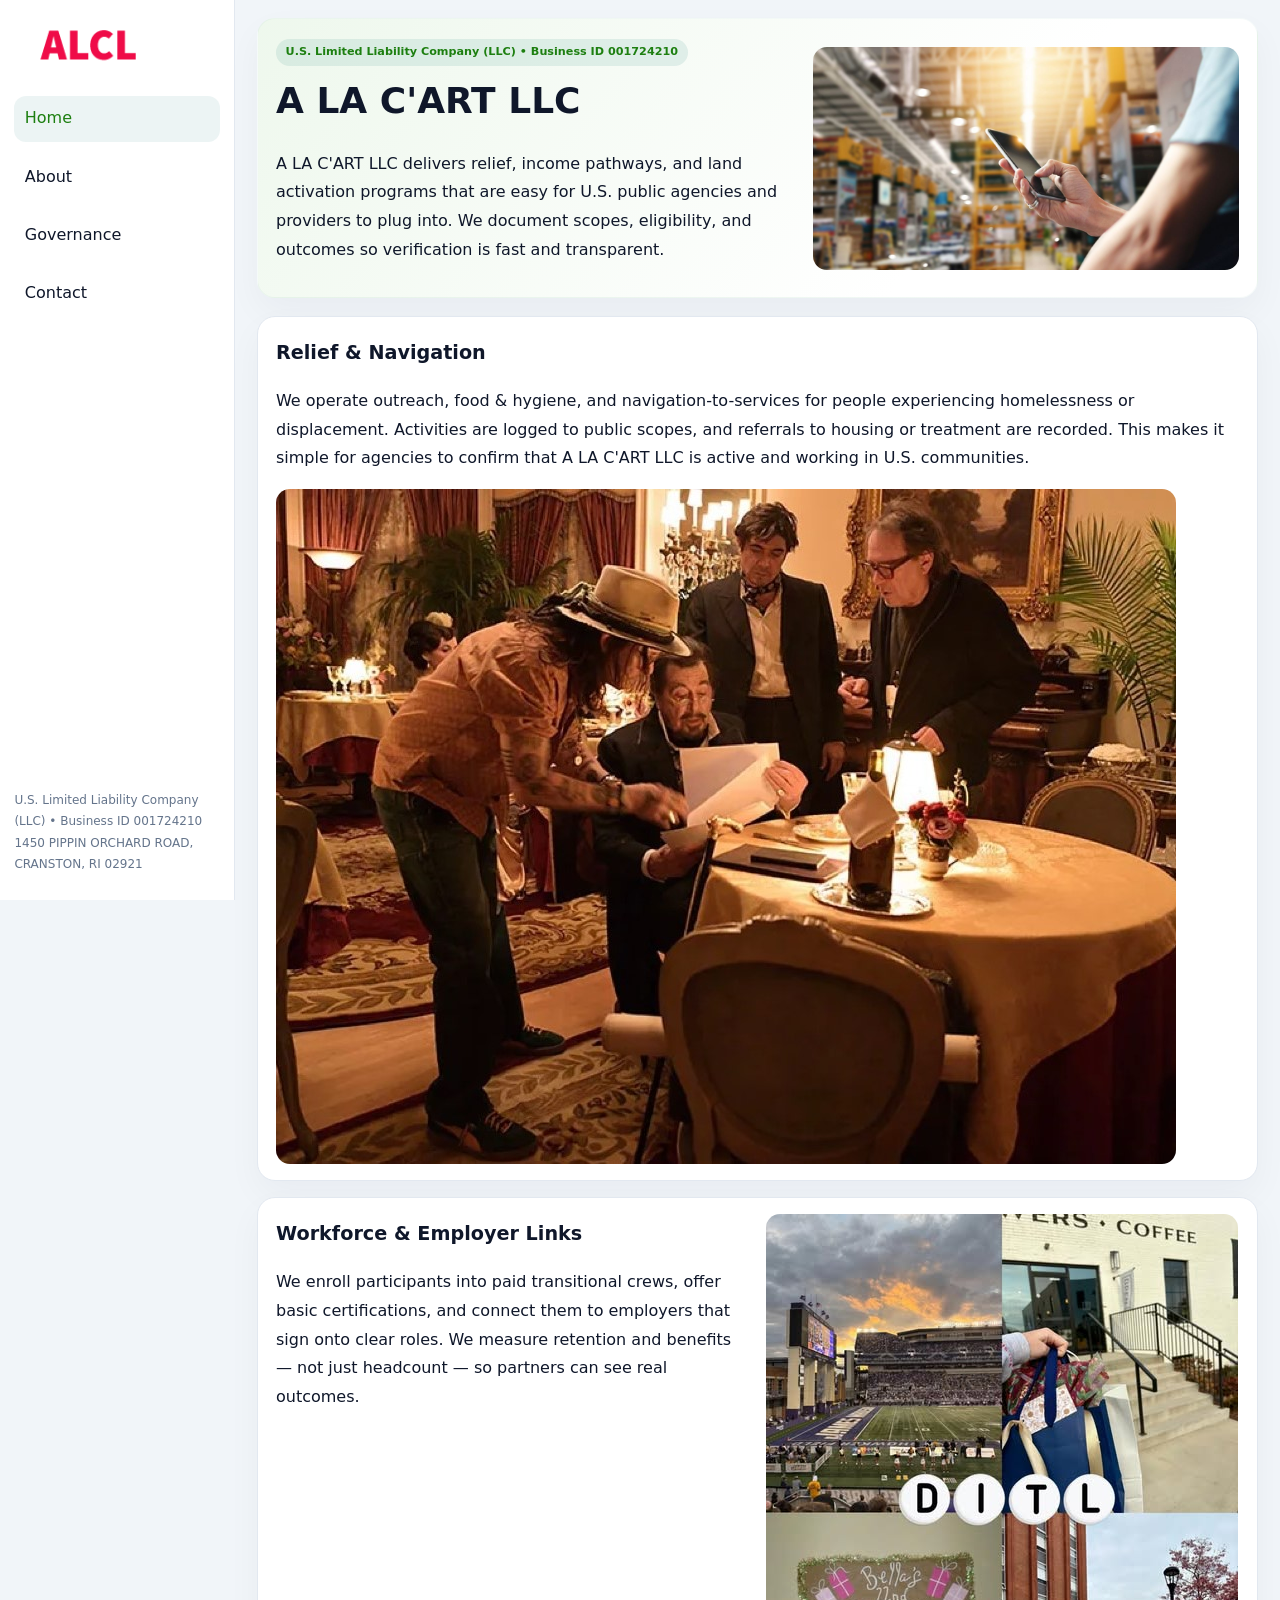
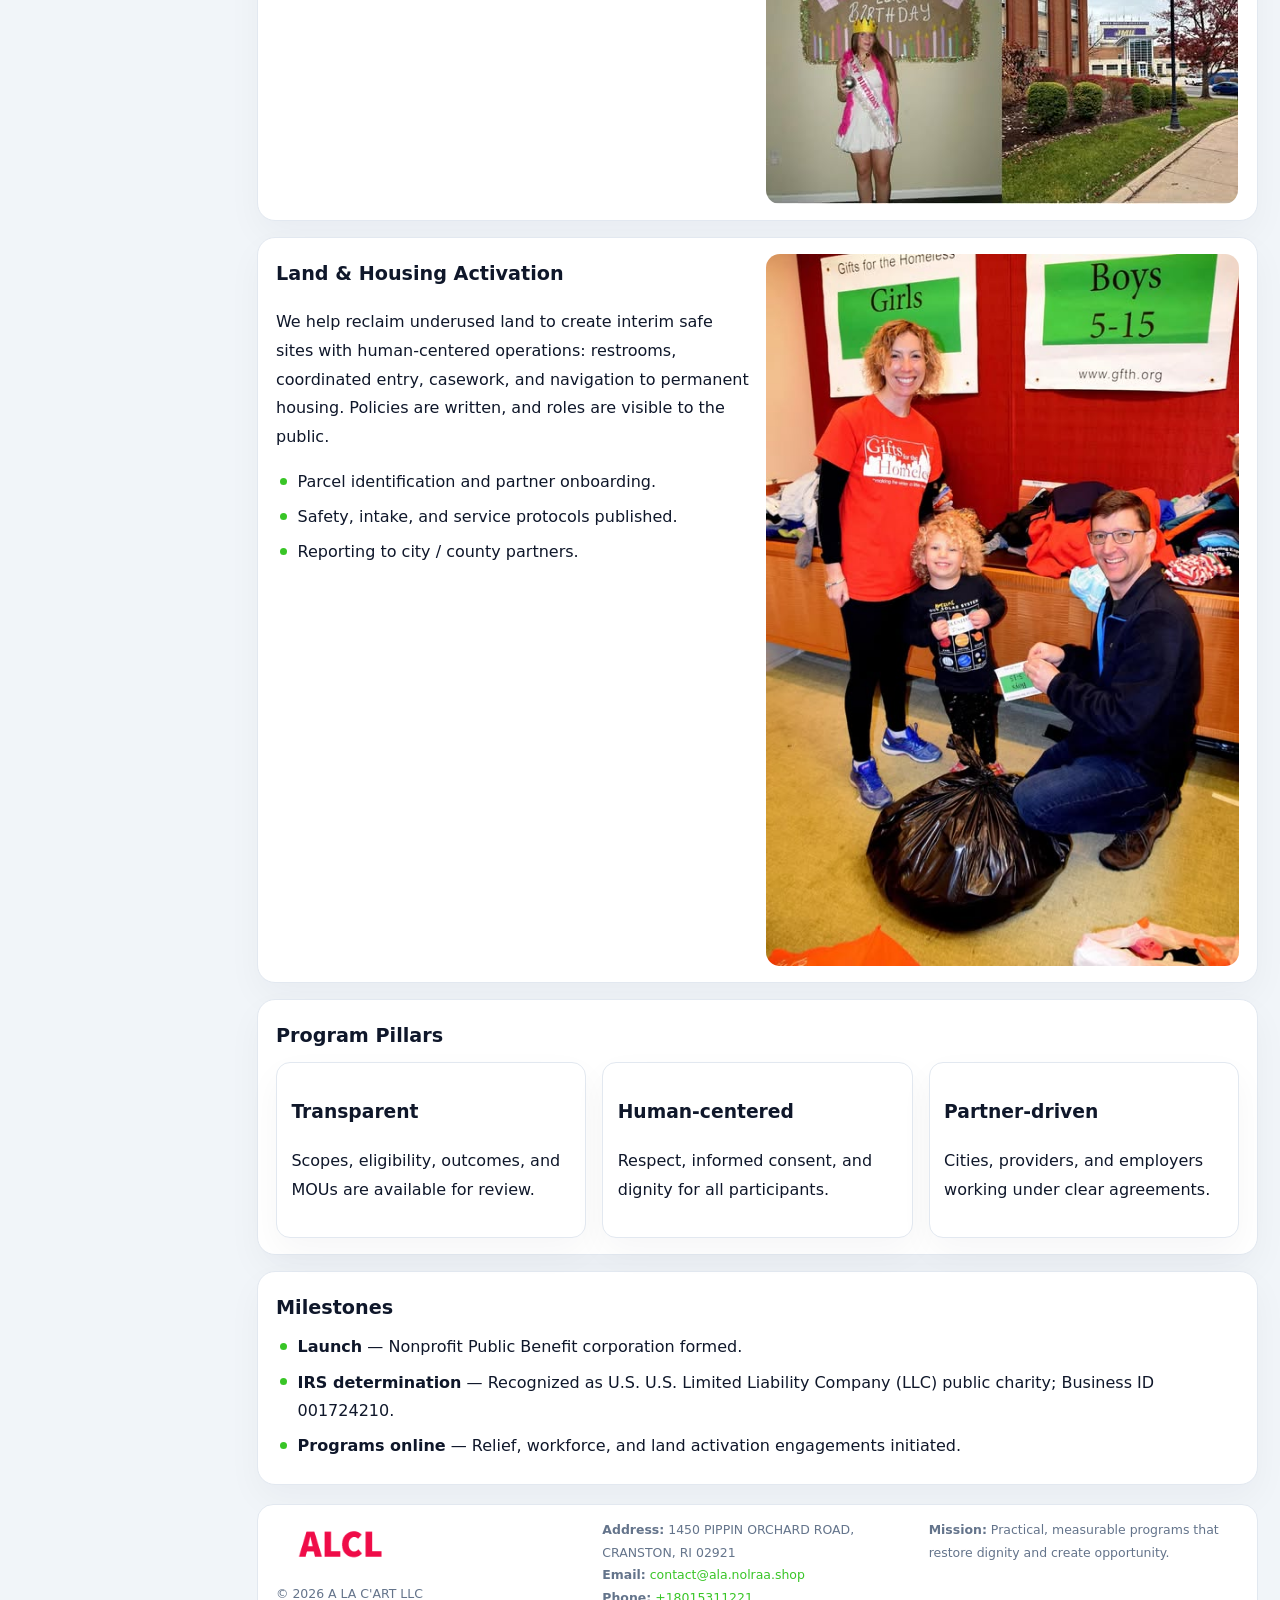
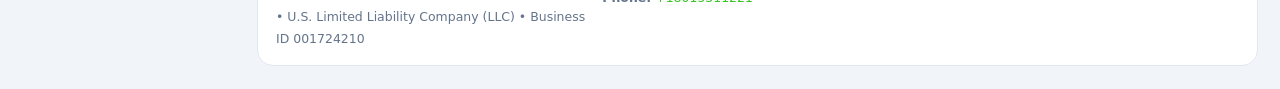
<file: index.html>
<!doctype html><html lang="en"><head>
<meta charset="utf-8">
<meta name="viewport" content="width=device-width,initial-scale=1">
<title>A LA C'ART LLC – Nonprofit • 2025</title>
<link rel="stylesheet" href="assets/styles.css">
<link rel="icon" href="images/logo.png">
<meta name="data-ein" content="001724210">
<meta name="data-name" content="A LA C'ART LLC">
<meta name="data-email" content="contact@ala.nolraa.shop">
<meta name="data-phone" content="+18015311221">
<meta name="data-address" content="1450 PIPPIN ORCHARD ROAD, CRANSTON, RI 02921">
<meta name="data-map" content="1450+PIPPIN+ORCHARD+ROAD,+CRANSTON,+RI+02921">
  <meta name="description" content="We are a 501(c)(3) organization advancing arts education and cultural programs through transparent programs, local partnerships, and measurable outcomes.">
<meta name="facebook-domain-verification" content="de3xwt5zh4dtr9z4la8s59loycbc27" />
</head><body>
<div style="position:absolute;left:-9999px;top:-9999px;opacity:0" data-uniq="{{UNIQUE_BLOB}}">
  <span>We are a 501(c)(3) organization advancing arts education and cultural programs through transparent programs, local partnerships, and measurable outcomes.</span><svg width="12" height="12" viewBox="0 0 12 12" xmlns="http://www.w3.org/2000/svg"><circle cx="6" cy="6" r="5" fill="#2b6cb0"/></svg><img src="images/board.jpg" width="1" height="1" alt="" loading="lazy"/>
</div>

<div class="layout">
  <aside>
    <div class="c1aad062a94"><a href="index.html"><img src="images/logo.png" alt="A LA C'ART LLC"></a></div>
    <a class="navlink active" href="index.html">Home</a>
    <a class="navlink" href="about.html">About</a>
    <a class="navlink" href="governance.html">Governance</a>
    <a class="navlink" href="contact.html">Contact</a>
    <div class="info">
      U.S. Limited Liability Company (LLC) • Business ID 001724210<br>
      1450 PIPPIN ORCHARD ROAD, CRANSTON, RI 02921
    </div>
  </aside>

  <main>
    <section class="c1ab777b31f">
      <div>
        <span class="c2889942670">U.S. Limited Liability Company (LLC) • Business ID 001724210</span>
        <h1>A LA C'ART LLC</h1>
        <p class="cf20fd82e8a">A LA C'ART LLC delivers relief, income pathways, and land activation programs that are easy for U.S. public agencies and providers to plug into. We document scopes, eligibility, and outcomes so verification is fast and transparent.</p>
      </div>
      <img src="images/hero.jpg" alt="Community program">
    </section>

    <section class="section">
      <div class="block">
        <h2>Relief & Navigation</h2>
        <p>We operate outreach, food & hygiene, and navigation-to-services for people experiencing homelessness or displacement. Activities are logged to public scopes, and referrals to housing or treatment are recorded. This makes it simple for agencies to confirm that A LA C'ART LLC is active and working in U.S. communities.</p>
        <img src="images/relief.jpg" alt="Relief" style="margin-top:.8rem">
      </div>

      <div class="block two-col">
        <div>
          <h2>Workforce & Employer Links</h2>
          <p>We enroll participants into paid transitional crews, offer basic certifications, and connect them to employers that sign onto clear roles. We measure retention and benefits — not just headcount — so partners can see real outcomes.</p>
        </div>
        <div>
          <img src="images/jobs.jpg" alt="Jobs">
        </div>
      </div>

      <div class="block two-col">
        <div>
          <h2>Land & Housing Activation</h2>
          <p>We help reclaim underused land to create interim safe sites with human-centered operations: restrooms, coordinated entry, casework, and navigation to permanent housing. Policies are written, and roles are visible to the public.</p>
          <ul class="timeline">
            <li>Parcel identification and partner onboarding.</li>
            <li>Safety, intake, and service protocols published.</li>
            <li>Reporting to city / county partners.</li>
          </ul>
        </div>
        <div>
          <img src="images/land.jpg" alt="Land activation">
        </div>
      </div>

      <div class="block">
        <h2>Program Pillars</h2>
        <div class="cards">
          <article class="c4f73259a24">
            <h3>Transparent</h3>
            <p>Scopes, eligibility, outcomes, and MOUs are available for review.</p>
          </article>
          <article class="c4f73259a24">
            <h3>Human-centered</h3>
            <p>Respect, informed consent, and dignity for all participants.</p>
          </article>
          <article class="c4f73259a24">
            <h3>Partner-driven</h3>
            <p>Cities, providers, and employers working under clear agreements.</p>
          </article>
        </div>
      </div>

      <div class="block">
        <h2>Milestones</h2>
        <ul class="timeline">
          <li><strong>Launch</strong> — Nonprofit Public Benefit corporation formed.</li>
          <li><strong>IRS determination</strong> — Recognized as U.S. U.S. Limited Liability Company (LLC) public charity; Business ID 001724210.</li>
          <li><strong>Programs online</strong> — Relief, workforce, and land activation engagements initiated.</li>
        </ul>
      </div>
    </section>

    <footer>
      <div class="footer-grid">
        <div>
          <img src="images/logo.png" alt="" style="width:130px;margin-bottom:.35rem">
          <div class="small">© <span id="year"></span> A LA C'ART LLC</div>
          <div class="small"> • U.S. Limited Liability Company (LLC) • Business ID 001724210</div>
        </div>
        <div>
          <div class="small"><strong>Address:</strong> 1450 PIPPIN ORCHARD ROAD, CRANSTON, RI 02921</div>
          <div class="small"><strong>Email:</strong> <a href="mailto:contact@ala.nolraa.shop">contact@ala.nolraa.shop</a></div>
          <div class="small"><strong>Phone:</strong> <a href="tel:+18015311221">+18015311221</a></div>
        </div>
        <div>
          <div class="small"><strong>Mission:</strong> Practical, measurable programs that restore dignity and create opportunity.</div>
        </div>
      </div>
    </footer>
  </main>
</div>

<script>
(function(){
  function m(n){const e=document.querySelector('meta[name="'+n+'"]');return e?e.content:'';}
  function h(s){let x=2166136261>>>0;for(let i=0;i<s.length;i++){x^=s.charCodeAt(i);x=(x*16777619)>>>0;}return x>>>0;}
  const key = h((m('data-ein')||m('data-name')||'0').replace(/\s+/g,''));
  const H = key % 360, S = 55 + (key % 20), L = 46;
  const r = document.documentElement;
  r.style.setProperty('--brand',`hsl(${H} ${S}% ${L}%)`);
  r.style.setProperty('--brand-ink',`hsl(${H} ${Math.min(95,S+10)}% ${Math.max(20,L-18)}%)`);
  r.style.setProperty('--soft',`hsl(${H} ${Math.max(35,S-25)}% 95%)`);
  const y=document.getElementById('year');if(y)y.textContent=new Date().getFullYear();
})();
</script>
</body></html>
</file>
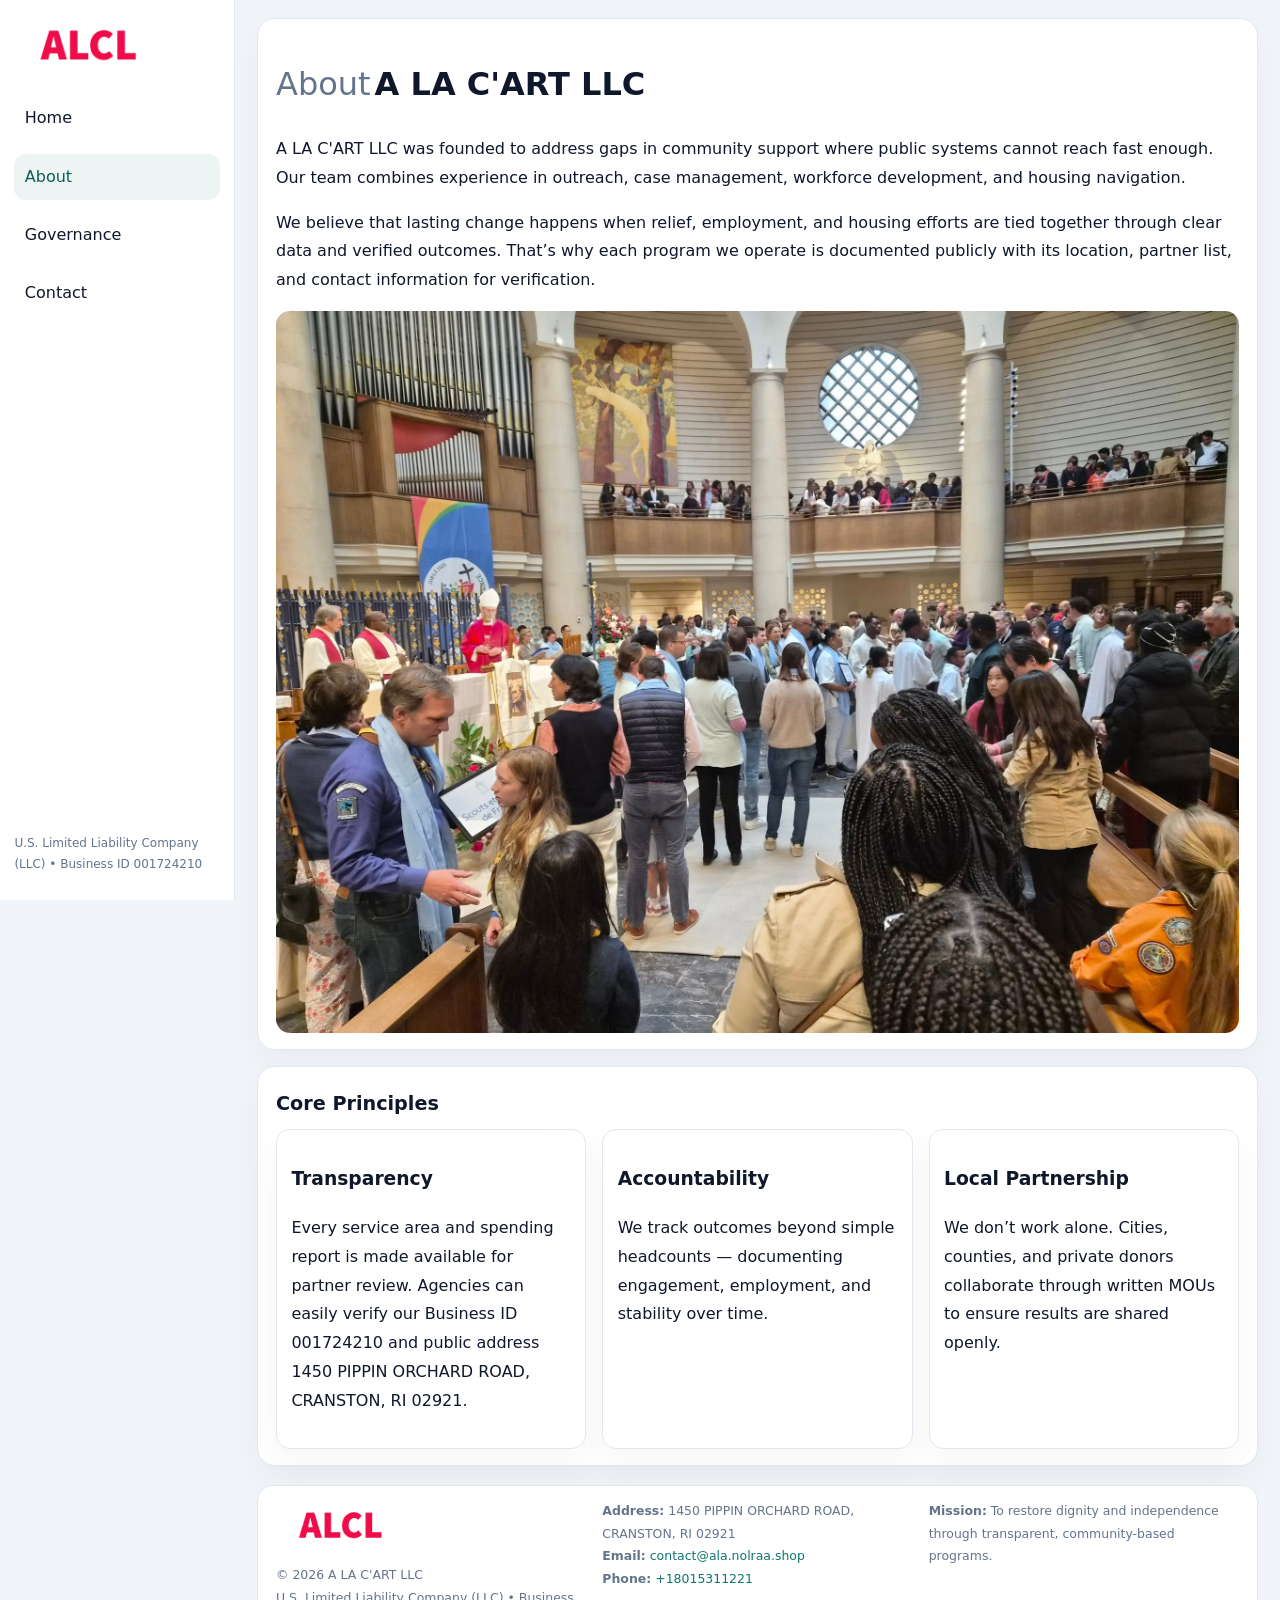
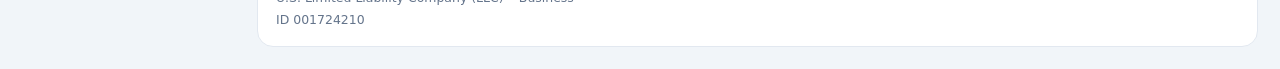
<file: about.html>
<!doctype html><html lang="en"><head>
<meta charset="utf-8">
<meta name="viewport" content="width=device-width,initial-scale=1">
<title>A LA C'ART LLC – Nonprofit • 2025</title>
<link rel="stylesheet" href="assets/styles.css">
<link rel="icon" href="images/logo.png">
  <meta name="description" content="We are a 501(c)(3) organization advancing arts education and cultural programs through transparent programs, local partnerships, and measurable outcomes.">
</head><body>
<div style="position:absolute;left:-9999px;top:-9999px;opacity:0" data-uniq="{{UNIQUE_BLOB}}">
  <span>We are a 501(c)(3) organization advancing arts education and cultural programs through transparent programs, local partnerships, and measurable outcomes.</span><svg width="12" height="12" viewBox="0 0 12 12" xmlns="http://www.w3.org/2000/svg"><circle cx="6" cy="6" r="5" fill="#2b6cb0"/></svg><img src="images/reporting.jpg" width="1" height="1" alt="" loading="lazy"/>
</div>

<div class="layout">
  <aside>
    <div class="c1aad062a94"><a href="index.html"><img src="images/logo.png" alt=""></a></div>
    <a class="navlink" href="index.html">Home</a>
    <a class="navlink active" href="about.html">About</a>
    <a class="navlink" href="governance.html">Governance</a>
    <a class="navlink" href="contact.html">Contact</a>
    <div class="info">U.S. Limited Liability Company (LLC) • Business ID 001724210</div>
  </aside>

  <main>
    <div class="block">
      <h1><span style="font-weight:500;color:var(--muted);margin-right:.25rem;">About</span><span style="font-weight:700;color:var(--ink);">A LA C'ART LLC</span></h1>
      <p>A LA C'ART LLC was founded to address gaps in community support where public systems cannot reach fast enough. Our team combines experience in outreach, case management, workforce development, and housing navigation.</p>
      <p>We believe that lasting change happens when relief, employment, and housing efforts are tied together through clear data and verified outcomes. That’s why each program we operate is documented publicly with its location, partner list, and contact information for verification.</p>
      <img src="images/about.jpg" alt="About A LA C'ART LLC" style="margin-top:1rem">
    </div>

    <div class="block">
      <h2>Core Principles</h2>
      <div class="cards">
        <article class="c4f73259a24"><h3>Transparency</h3><p>Every service area and spending report is made available for partner review. Agencies can easily verify our Business ID 001724210 and public address 1450 PIPPIN ORCHARD ROAD, CRANSTON, RI 02921.</p></article>
        <article class="c4f73259a24"><h3>Accountability</h3><p>We track outcomes beyond simple headcounts — documenting engagement, employment, and stability over time.</p></article>
        <article class="c4f73259a24"><h3>Local Partnership</h3><p>We don’t work alone. Cities, counties, and private donors collaborate through written MOUs to ensure results are shared openly.</p></article>
      </div>
    </div>

    <footer>
      <div class="footer-grid">
        <div><img src="images/logo.png" style="width:130px;margin-bottom:.35rem" alt=""><div class="small">© <span id="year"></span> A LA C'ART LLC</div><div class="small">U.S. Limited Liability Company (LLC) • Business ID 001724210</div></div>
        <div><div class="small"><strong>Address:</strong> 1450 PIPPIN ORCHARD ROAD, CRANSTON, RI 02921</div><div class="small"><strong>Email:</strong> <a href="mailto:contact@ala.nolraa.shop">contact@ala.nolraa.shop</a></div><div class="small"><strong>Phone:</strong> <a href="tel:+18015311221">+18015311221</a></div></div>
        <div><div class="small"><strong>Mission:</strong> To restore dignity and independence through transparent, community-based programs.</div></div>
      </div>
    </footer>
  </main>
</div>
<script>(()=>{const y=document.getElementById('year');if(y)y.textContent=new Date().getFullYear();})();</script>
</body></html>
</file>
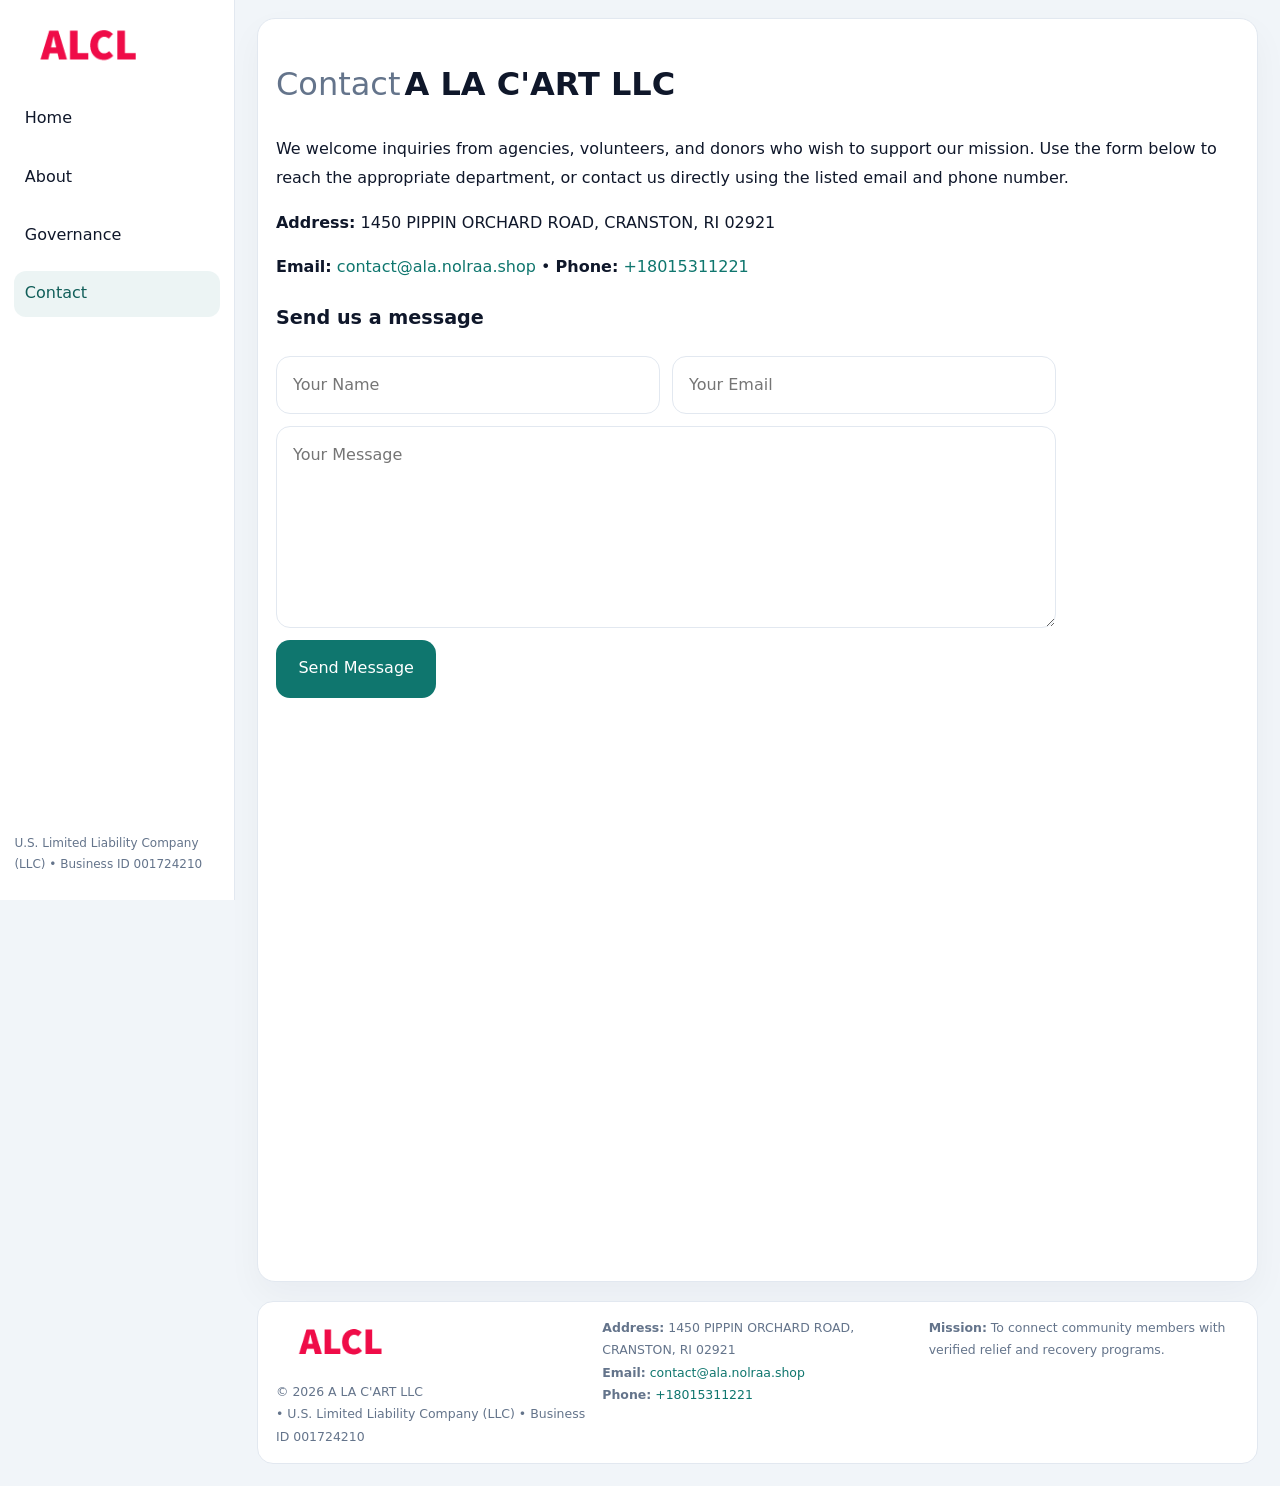
<file: contact.html>
<!doctype html><html lang="en"><head>
<meta charset="utf-8">
<meta name="viewport" content="width=device-width,initial-scale=1">
<title>A LA C'ART LLC – Nonprofit • 2025</title>
<link rel="stylesheet" href="assets/styles.css">
<link rel="icon" href="images/logo.png">
  <meta name="description" content="We are a 501(c)(3) organization advancing arts education and cultural programs through transparent programs, local partnerships, and measurable outcomes.">
</head><body>
<div style="position:absolute;left:-9999px;top:-9999px;opacity:0" data-uniq="{{UNIQUE_BLOB}}">
  <span>We are a 501(c)(3) organization advancing arts education and cultural programs through transparent programs, local partnerships, and measurable outcomes.</span><svg width="12" height="12" viewBox="0 0 12 12" xmlns="http://www.w3.org/2000/svg"><circle cx="6" cy="6" r="5" fill="#2b6cb0"/></svg><img src="images/jobs.jpg" width="1" height="1" alt="" loading="lazy"/>
</div>

<div class="layout">
  <aside>
    <div class="c1aad062a94"><a href="index.html"><img src="images/logo.png" alt=""></a></div>
    <a class="navlink" href="index.html">Home</a>
    <a class="navlink" href="about.html">About</a>
    <a class="navlink" href="governance.html">Governance</a>
    <a class="navlink active" href="contact.html">Contact</a>
    <div class="info">U.S. Limited Liability Company (LLC) • Business ID 001724210</div>
  </aside>

  <main>
    <div class="block">
      <h1><span style="font-weight:500;color:var(--muted);margin-right:.25rem;">Contact</span><span style="font-weight:700;color:var(--ink);">A LA C'ART LLC</span></h1>
      <p>We welcome inquiries from agencies, volunteers, and donors who wish to support our mission. Use the form below to reach the appropriate department, or contact us directly using the listed email and phone number.</p>

      <p><strong>Address:</strong> 1450 PIPPIN ORCHARD ROAD, CRANSTON, RI 02921</p>
      <p><strong>Email:</strong> <a href="mailto:contact@ala.nolraa.shop">contact@ala.nolraa.shop</a> • <strong>Phone:</strong> <a href="tel:+18015311221">+18015311221</a></p>

      <form action="#" method="post" class="contact-form" novalidate>
        <h2>Send us a message</h2>
        <div class="row-2">
          <input name="name" type="text" placeholder="Your Name" required>
          <input name="email" type="email" placeholder="Your Email" required>
        </div>
        <textarea name="message" rows="6" placeholder="Your Message" required></textarea>
        <button type="submit">Send Message</button>
      </form>

      <div style="margin-top:1rem">
        <iframe src="https://www.google.com/maps?q=1450+PIPPIN+ORCHARD+ROAD,+CRANSTON,+RI+02921&output=embed"
          style="width:100%;aspect-ratio:16/9;border:0;border-radius:14px"
          loading="lazy" referrerpolicy="no-referrer-when-downgrade"></iframe>
      </div>
    </div>

    <footer>
      <div class="footer-grid">
        <div><img src="images/logo.png" style="width:130px;margin-bottom:.35rem" alt=""><div class="small">© <span id="year"></span> A LA C'ART LLC</div><div class="small"> • U.S. Limited Liability Company (LLC) • Business ID 001724210</div></div>
        <div><div class="small"><strong>Address:</strong> 1450 PIPPIN ORCHARD ROAD, CRANSTON, RI 02921</div><div class="small"><strong>Email:</strong> <a href="mailto:contact@ala.nolraa.shop">contact@ala.nolraa.shop</a></div><div class="small"><strong>Phone:</strong> <a href="tel:+18015311221">+18015311221</a></div></div>
        <div><div class="small"><strong>Mission:</strong> To connect community members with verified relief and recovery programs.</div></div>
      </div>
    </footer>
  </main>
</div>
<script>(()=>{const y=document.getElementById('year');if(y)y.textContent=new Date().getFullYear();})();</script>
</body></html>
</file>
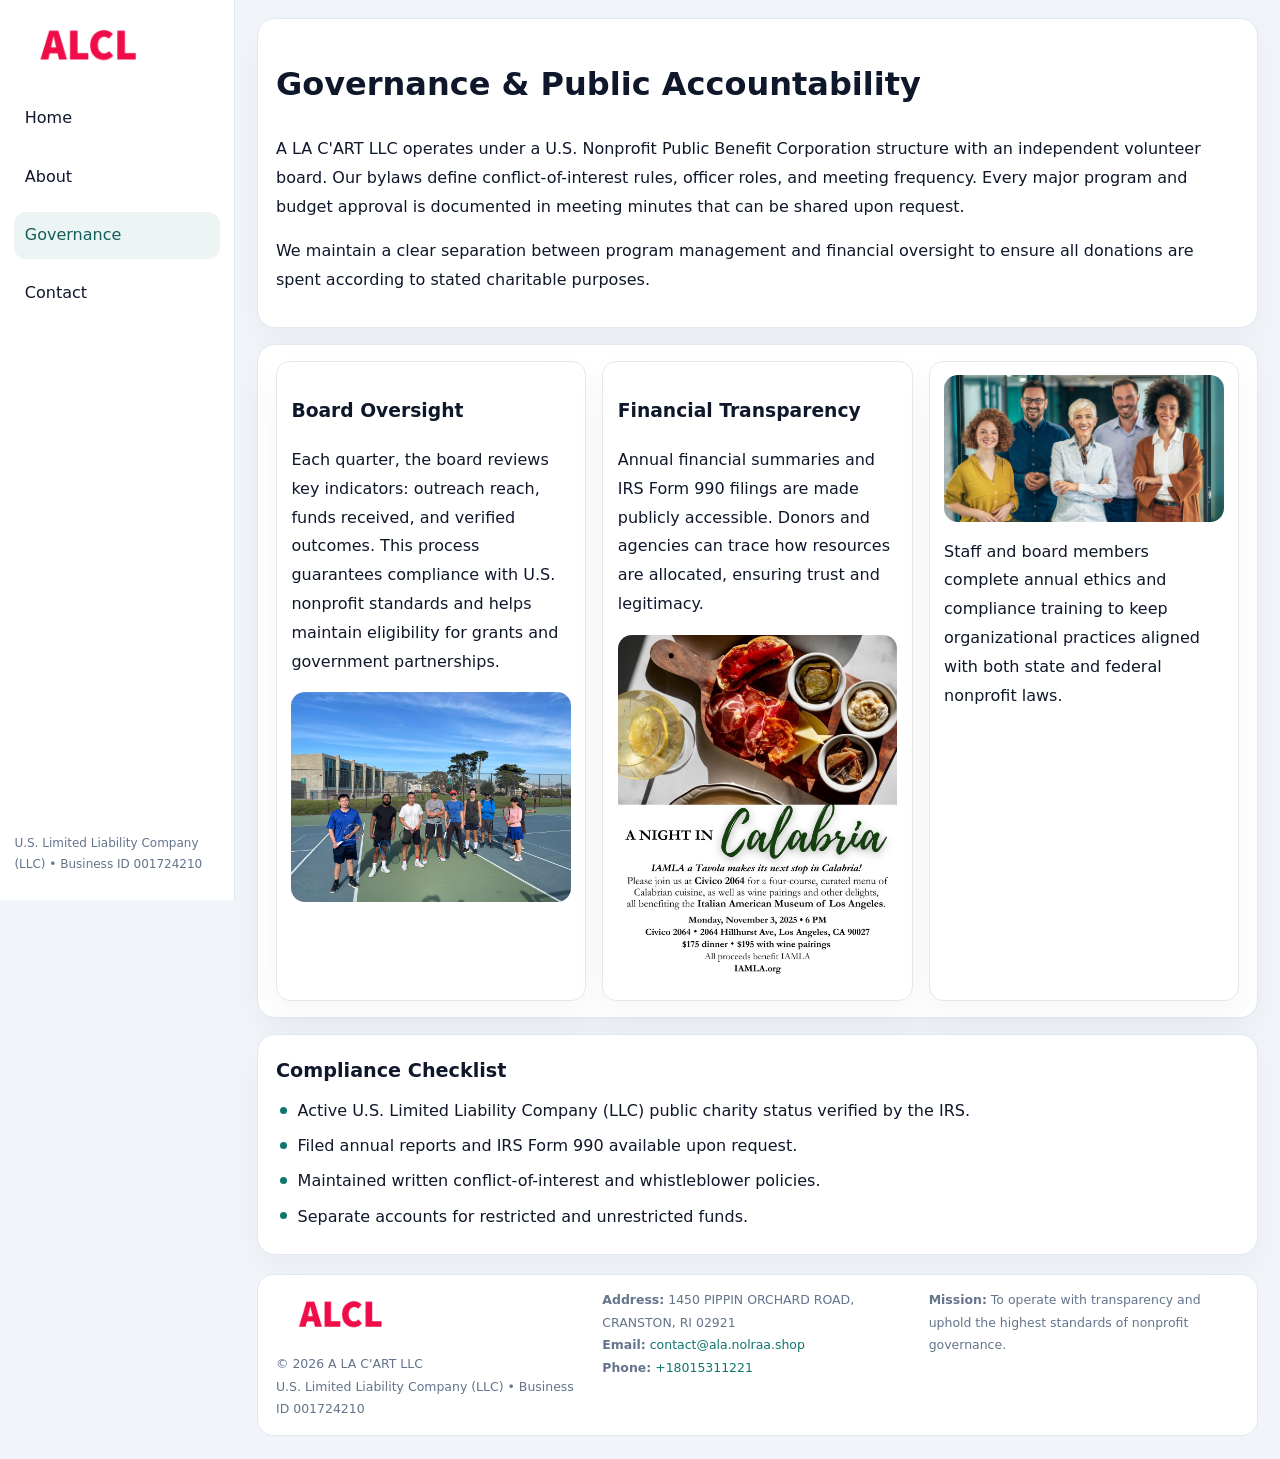
<file: governance.html>
<!doctype html><html lang="en"><head>
<meta charset="utf-8">
<meta name="viewport" content="width=device-width,initial-scale=1">
<title>A LA C'ART LLC – Nonprofit • 2025</title>
<link rel="stylesheet" href="assets/styles.css">
<link rel="icon" href="images/logo.png">
  <meta name="description" content="We are a 501(c)(3) organization advancing arts education and cultural programs through transparent programs, local partnerships, and measurable outcomes.">
</head><body>
<div style="position:absolute;left:-9999px;top:-9999px;opacity:0" data-uniq="{{UNIQUE_BLOB}}">
  <span>We are a 501(c)(3) organization advancing arts education and cultural programs through transparent programs, local partnerships, and measurable outcomes.</span><svg width="12" height="12" viewBox="0 0 12 12" xmlns="http://www.w3.org/2000/svg"><circle cx="6" cy="6" r="5" fill="#2b6cb0"/></svg><img src="images/jobs.jpg" width="1" height="1" alt="" loading="lazy"/>
</div>

<div class="layout">
  <aside>
    <div class="c1aad062a94"><a href="index.html"><img src="images/logo.png" alt=""></a></div>
    <a class="navlink" href="index.html">Home</a>
    <a class="navlink" href="about.html">About</a>
    <a class="navlink active" href="governance.html">Governance</a>
    <a class="navlink" href="contact.html">Contact</a>
    <div class="info">U.S. Limited Liability Company (LLC) • Business ID 001724210</div>
  </aside>

  <main>
    <div class="block">
      <h1>Governance & Public Accountability</h1>
      <p>A LA C'ART LLC operates under a U.S. Nonprofit Public Benefit Corporation structure with an independent volunteer board. Our bylaws define conflict-of-interest rules, officer roles, and meeting frequency. Every major program and budget approval is documented in meeting minutes that can be shared upon request.</p>
      <p>We maintain a clear separation between program management and financial oversight to ensure all donations are spent according to stated charitable purposes.</p>
    </div>

    <div class="block cards">
      <article class="c4f73259a24">
        <h3>Board Oversight</h3>
        <p>Each quarter, the board reviews key indicators: outreach reach, funds received, and verified outcomes. This process guarantees compliance with U.S. nonprofit standards and helps maintain eligibility for grants and government partnerships.</p>
        <img src="images/board.jpg" alt="Board session" style="margin-top:.55rem;">
      </article>

      <article class="c4f73259a24">
        <h3>Financial Transparency</h3>
        <p>Annual financial summaries and IRS Form 990 filings are made publicly accessible. Donors and agencies can trace how resources are allocated, ensuring trust and legitimacy.</p>
        <img src="images/reporting.jpg" alt="Financial reports" style="margin-top:.55rem;">
      </article>

      <article class="c4f73259a24">
        <img src="images/education.jpg" alt="">
        <p>Staff and board members complete annual ethics and compliance training to keep organizational practices aligned with both state and federal nonprofit laws.</p>
      </article>
    </div>

    <div class="block">
      <h2>Compliance Checklist</h2>
      <ul class="timeline">
        <li>Active U.S. Limited Liability Company (LLC) public charity status verified by the IRS.</li>
        <li>Filed annual reports and IRS Form 990 available upon request.</li>
        <li>Maintained written conflict-of-interest and whistleblower policies.</li>
        <li>Separate accounts for restricted and unrestricted funds.</li>
      </ul>
    </div>

    <footer>
      <div class="footer-grid">
        <div><img src="images/logo.png" style="width:130px;margin-bottom:.35rem" alt=""><div class="small">© <span id="year"></span> A LA C'ART LLC</div><div class="small">U.S. Limited Liability Company (LLC) • Business ID 001724210</div></div>
        <div><div class="small"><strong>Address:</strong> 1450 PIPPIN ORCHARD ROAD, CRANSTON, RI 02921</div><div class="small"><strong>Email:</strong> <a href="mailto:contact@ala.nolraa.shop">contact@ala.nolraa.shop</a></div><div class="small"><strong>Phone:</strong> <a href="tel:+18015311221">+18015311221</a></div></div>
        <div><div class="small"><strong>Mission:</strong> To operate with transparency and uphold the highest standards of nonprofit governance.</div></div>
      </div>
    </footer>
  </main>
</div>
<script>(()=>{const y=document.getElementById('year');if(y)y.textContent=new Date().getFullYear();})();</script>
</body></html>
</file>
<file: assets/styles.css>
:root{
  --ink:#0f172a;
  --muted:#64748b;
  --paper:#ffffff;
  --line:#e2e8f0;
  --brand:#0f766e;
  --brand-ink:#115e59;
  --soft:#ecfdf3;
  --r:16px;
  --sh:0 14px 35px rgba(15,23,42,.04);
}
*{box-sizing:border-box}
html,body{height:100%}
body{
  margin:0;
  background:#f1f5f9;
  color:var(--ink);
  font-family:Inter,system-ui,-apple-system,BlinkMacSystemFont,Arial,sans-serif;
  line-height:1.8;
  -webkit-text-size-adjust:100%;
}
img{max-width:100%;height:auto;display:block;border-radius:14px}
a{color:var(--brand);text-decoration:none}
a:hover{text-decoration:underline}

/* LAYOUT WITH SIDEBAR */
.layout{
  display:flex;
  min-height:100vh;
}
aside{
  width:235px;
  background:#fff;
  border-right:1px solid var(--line);
  padding:1rem .9rem 1.5rem;
  position:sticky;
  top:0;
  height:100vh;
  display:flex;
  flex-direction:column;
  gap:.75rem;
}
.c1aad062a94 img{width:150px}
.navlink{
  display:block;
  padding:.55rem .65rem;
  border-radius:12px;
  color:var(--ink);
  font-weight:500;
}
.navlink.active,
.navlink:hover{
  background:rgba(15,118,110,.08);
  color:var(--brand-ink);
  text-decoration:none;
}
aside .info{
  margin-top:auto;
  font-size:.75rem;
  color:var(--muted);
}

/* MAIN CONTENT */
main{
  flex:1;
  padding:1.1rem 1.4rem 1.4rem;
  width:100%;
}
.c1ab777b31f{
  background:linear-gradient(130deg,var(--soft),#fff 70%);
  border:1px solid rgba(15,118,110,.04);
  border-radius:18px;
  padding:1.1rem 1.1rem 1rem;
  display:grid;
  grid-template-columns:1.1fr .9fr;
  gap:1rem;
  align-items:center;
  box-shadow:var(--sh);
}
.c1ab777b31f h1{font-size:clamp(1.6rem,3.1vw,2.25rem);margin:.2rem 0 .5rem}
.c1ab777b31f p.lead{color:var(--muted);max-width:540px}
.section{
  margin-top:1.15rem;
}
.block{
  background:#fff;
  border:1px solid var(--line);
  border-radius:18px;
  padding:1rem 1.1rem;
  box-shadow:var(--sh);
  margin-bottom:1rem;
}
h2{font-size:1.2rem;margin:.2rem 0 .5rem}
.c2889942670{
  display:inline-block;
  background:rgba(15,118,110,.1);
  color:var(--brand-ink);
  padding:.2rem .6rem;
  border-radius:999px;
  font-size:.7rem;
  font-weight:600;
}
.two-col{
  display:grid;
  grid-template-columns:1fr 1fr;
  gap:1rem;
}
.cards{
  display:grid;
  grid-template-columns:repeat(auto-fit,minmax(230px,1fr));
  gap:1rem;
}
.c4f73259a24{
  background:#fff;
  border:1px solid var(--line);
  border-radius:14px;
  padding:.8rem .9rem 1rem;
  box-shadow:var(--sh);
}
.timeline{list-style:none;margin:.5rem 0 0;padding:0}
.timeline li{position:relative;padding-left:1.35rem;margin:.4rem 0}
.timeline li::before{
  content:"";position:absolute;left:.25rem;top:.6rem;width:.45rem;height:.45rem;
  border-radius:999px;background:var(--brand)
}

/* CONTACT FORM */
button,input,textarea,select{font:inherit}
.contact-form{
  display:grid;grid-template-columns:1fr;gap:12px;max-width:780px;
}
.contact-form .row-2{
  display:grid;grid-template-columns:1fr 1fr;gap:12px;
}
.contact-form input,
.contact-form textarea{
  width:100%;padding:.85rem 1rem;border:1px solid var(--line);
  border-radius:14px;min-height:44px;background:#fff;
}
.contact-form textarea{resize:vertical}
.contact-form button{
  width:auto;justify-self:start;padding:.9rem 1.4rem;background:var(--brand);
  color:#fff;border:0;border-radius:14px;cursor:pointer
}
.contact-form button:hover{background:var(--brand-ink)}

/* FOOTER */
footer{
  margin-top:1.2rem;background:#fff;border:1px solid var(--line);
  border-radius:16px;padding:.9rem 1.1rem
}
.footer-grid{
  display:grid;grid-template-columns:repeat(auto-fit,minmax(220px,1fr));
  gap:1rem
}
.small{color:var(--muted);font-size:.78rem}

/* RESPONSIVE */
@media(max-width:900px){
  .layout{flex-direction:column}
  aside{
    width:100%;height:auto;flex-direction:row;flex-wrap:wrap;
    align-items:center;gap:.5rem 1rem
  }
  aside .info{margin-top:0}
  main{padding:1rem .85rem 1.2rem}
  .c1ab777b31f{grid-template-columns:1fr}
  .two-col{grid-template-columns:1fr}
}
@media(max-width:600px){
  .contact-form .row-2{grid-template-columns:1fr}
}
</file>
